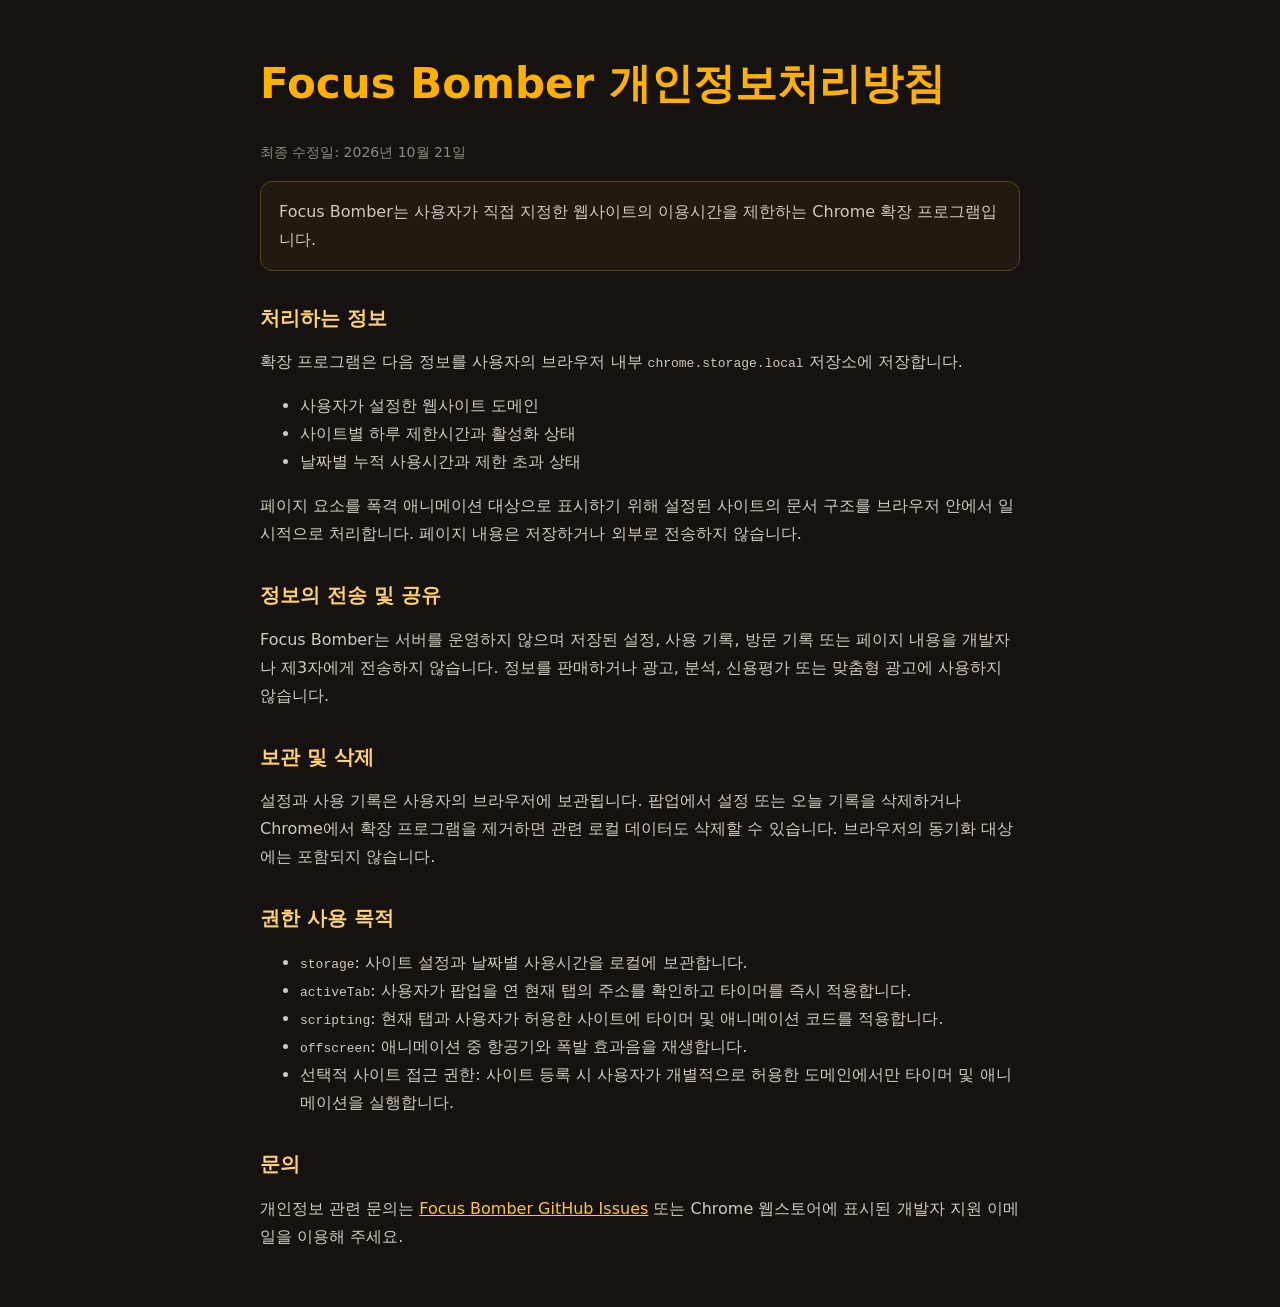
<file: docs/index.html>
<!doctype html>
<html lang="ko">
  <head>
    <meta charset="utf-8">
    <meta name="viewport" content="width=device-width, initial-scale=1">
    <title>Focus Bomber</title>
    <meta http-equiv="refresh" content="0; url=privacy.html">
  </head>
  <body><p><a href="privacy.html">Focus Bomber 개인정보처리방침</a></p></body>
</html>
</file>
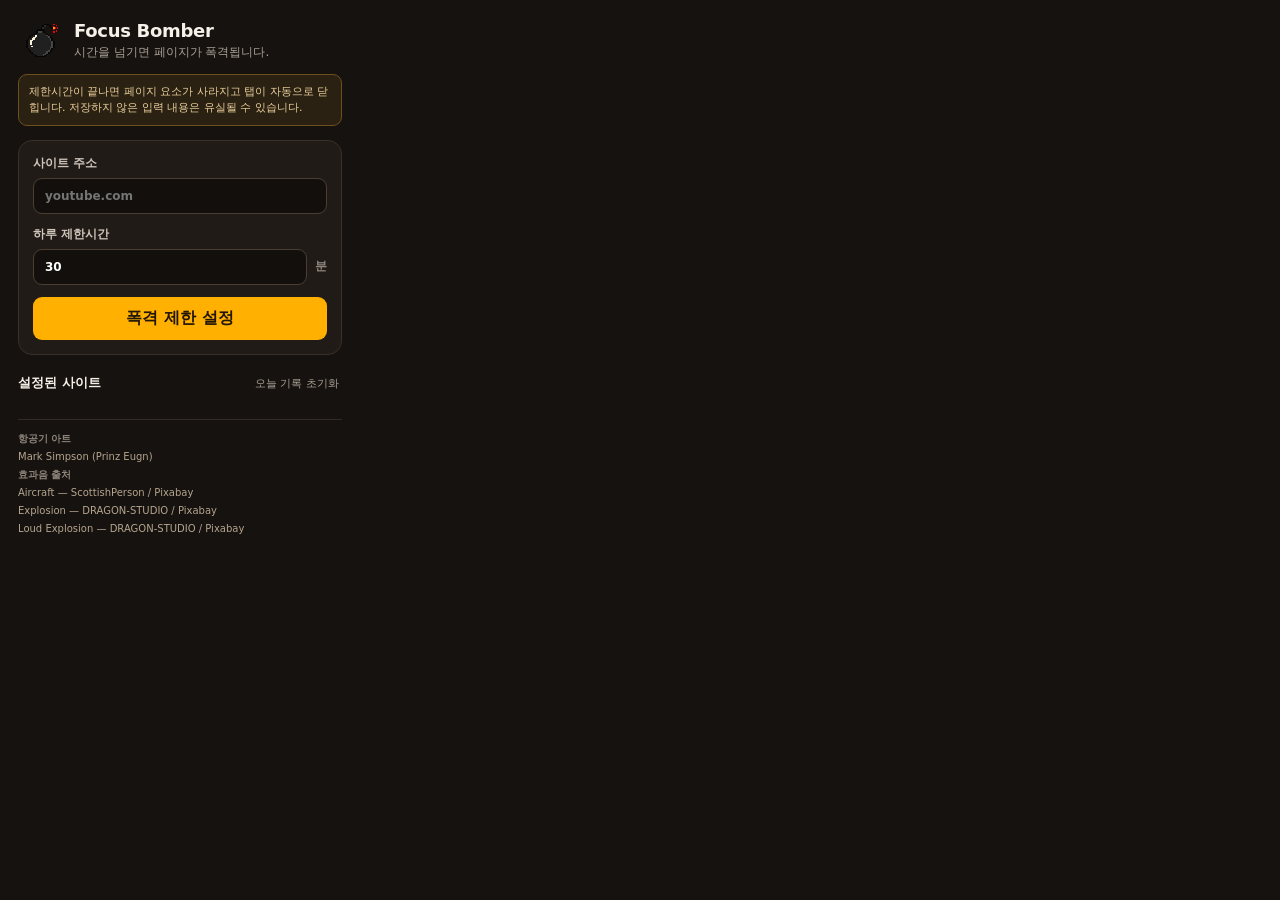
<file: popup.html>
<!doctype html>
<html lang="ko">
  <head>
    <meta charset="utf-8">
    <meta name="viewport" content="width=device-width, initial-scale=1">
    <title>Focus Bomber</title>
    <link rel="stylesheet" href="popup.css">
  </head>
  <body>
    <main>
      <header>
        <img class="logo" src="assets/icons/icon-48.png" alt="">
        <div><h1>Focus Bomber</h1><p>시간을 넘기면 페이지가 폭격됩니다.</p></div>
      </header>

      <p class="warning" role="note">제한시간이 끝나면 페이지 요소가 사라지고 탭이 자동으로 닫힙니다. 저장하지 않은 입력 내용은 유실될 수 있습니다.</p>

      <form id="rule-form">
        <label>사이트 주소
          <input id="site" type="text" placeholder="youtube.com" required autocomplete="off">
        </label>
        <label>하루 제한시간
          <div class="time-row">
            <input id="minutes" type="number" min="1" max="1440" value="30" required>
            <span>분</span>
          </div>
        </label>
        <button class="primary" type="submit">폭격 제한 설정</button>
        <p id="permission-status" class="permission-status" role="status" aria-live="polite"></p>
      </form>

      <section>
        <div class="section-title"><h2>설정된 사이트</h2><button id="reset-all" class="text-button">오늘 기록 초기화</button></div>
        <div id="rules" class="rules"></div>
      </section>

      <footer class="credits">
        <strong>항공기 아트</strong>
        <a href="http://prinzeugn.deviantart.com/" target="_blank" rel="noopener noreferrer">Mark Simpson (Prinz Eugn)</a>
        <strong>효과음 출처</strong>
        <a href="https://pixabay.com/sound-effects/film-special-effects-sound-effect-ww2-fighter-plane-takeoff-333260/" target="_blank" rel="noopener noreferrer">Aircraft — ScottishPerson / Pixabay</a>
        <a href="https://pixabay.com/sound-effects/film-special-effects-explosion-sound-effect-425455/" target="_blank" rel="noopener noreferrer">Explosion — DRAGON-STUDIO / Pixabay</a>
        <a href="https://pixabay.com/sound-effects/film-special-effects-loud-explosion-425457/" target="_blank" rel="noopener noreferrer">Loud Explosion — DRAGON-STUDIO / Pixabay</a>
      </footer>
    </main>
    <template id="rule-template">
      <article class="rule">
        <div class="rule-main"><strong class="hostname"></strong><span class="usage"></span></div>
        <button class="test" title="현재 탭에서 시험 폭격 후 탭 닫기">시험·닫기</button>
        <label class="switch"><input class="enabled" type="checkbox"><span></span></label>
        <button class="delete" title="삭제" aria-label="삭제">×</button>
      </article>
    </template>
    <script src="popup.js"></script>
  </body>
</html>
</file>
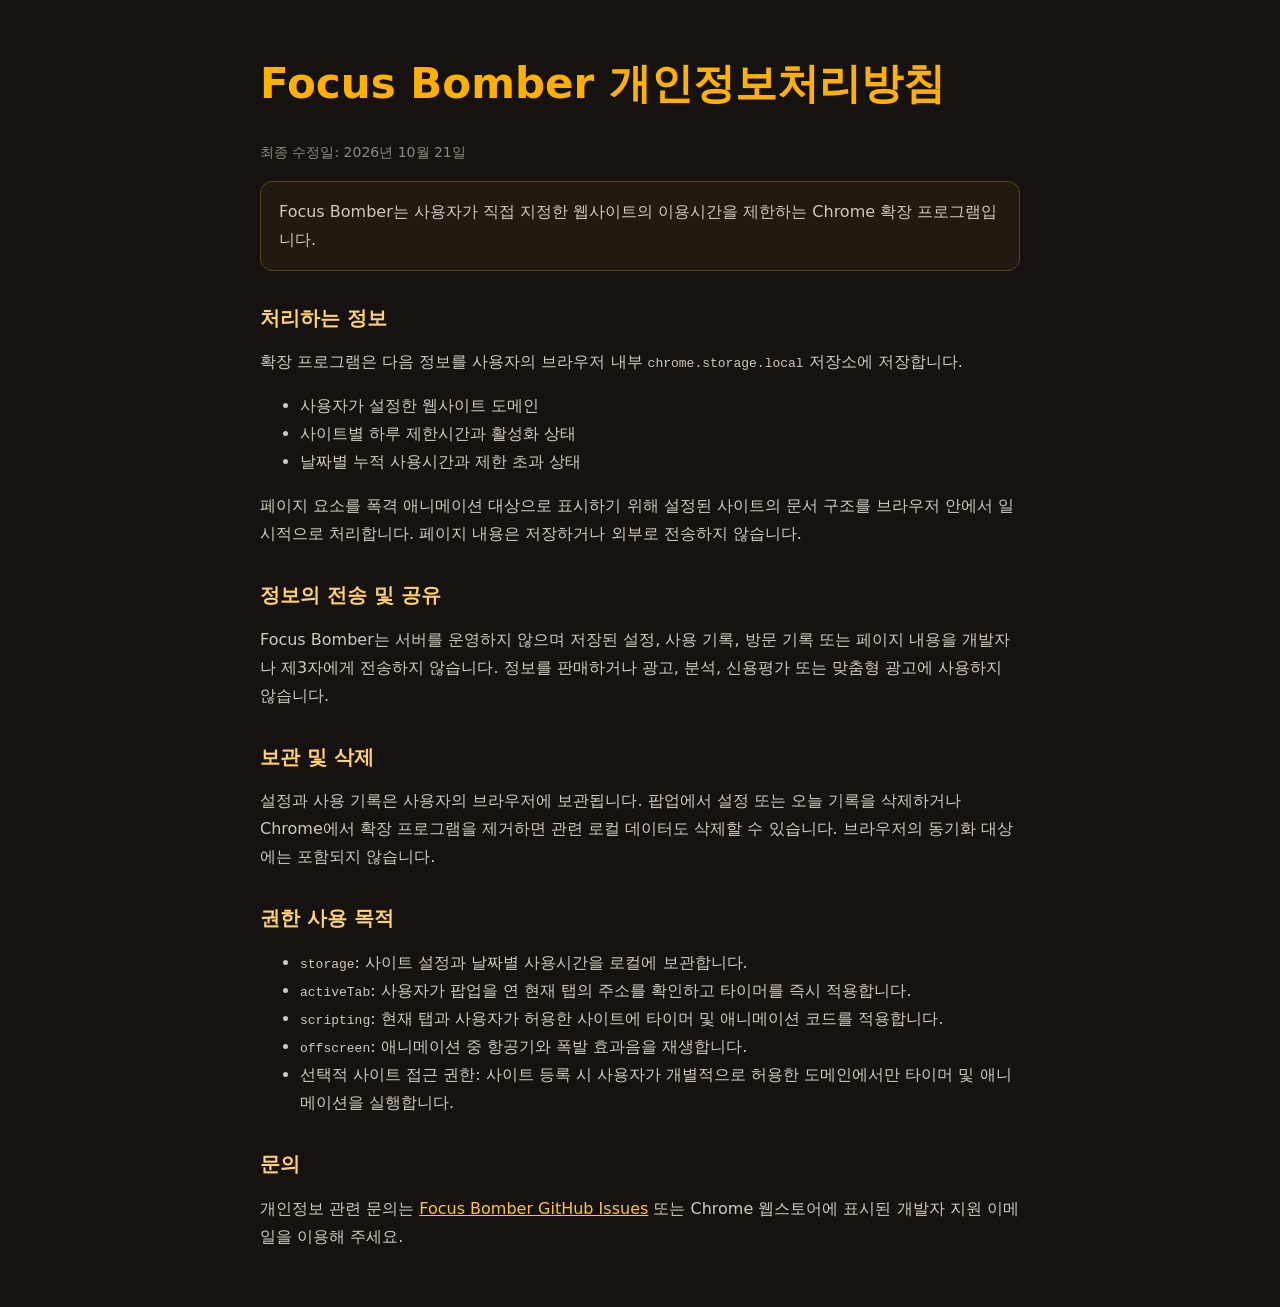
<file: docs/privacy.html>
<!doctype html>
<html lang="ko">
  <head>
    <meta charset="utf-8">
    <meta name="viewport" content="width=device-width, initial-scale=1">
    <title>Focus Bomber 개인정보처리방침</title>
    <meta name="description" content="Focus Bomber Chrome 확장 프로그램의 개인정보처리방침">
    <style>
      :root { color-scheme: dark; font-family: system-ui, -apple-system, BlinkMacSystemFont, "Segoe UI", sans-serif; }
      body { margin: 0; color: #f5efe5; background: #15120f; }
      main { width: min(760px, calc(100% - 40px)); margin: 56px auto; }
      h1 { color: #ffb000; font-size: clamp(28px, 5vw, 42px); }
      h2 { margin-top: 34px; color: #ffd072; font-size: 20px; }
      p, li { color: #d3c8bc; line-height: 1.75; }
      a { color: #ffc247; }
      .updated { color: #92877c; font-size: 14px; }
      .notice { padding: 16px 18px; border: 1px solid #58431e; border-radius: 12px; background: #211a10; }
    </style>
  </head>
  <body>
    <main>
      <h1>Focus Bomber 개인정보처리방침</h1>
      <p class="updated">최종 수정일: 2026년 10월 21일</p>
      <p class="notice">Focus Bomber는 사용자가 직접 지정한 웹사이트의 이용시간을 제한하는 Chrome 확장 프로그램입니다.</p>

      <h2>처리하는 정보</h2>
      <p>확장 프로그램은 다음 정보를 사용자의 브라우저 내부 <code>chrome.storage.local</code> 저장소에 저장합니다.</p>
      <ul>
        <li>사용자가 설정한 웹사이트 도메인</li>
        <li>사이트별 하루 제한시간과 활성화 상태</li>
        <li>날짜별 누적 사용시간과 제한 초과 상태</li>
      </ul>
      <p>페이지 요소를 폭격 애니메이션 대상으로 표시하기 위해 설정된 사이트의 문서 구조를 브라우저 안에서 일시적으로 처리합니다. 페이지 내용은 저장하거나 외부로 전송하지 않습니다.</p>

      <h2>정보의 전송 및 공유</h2>
      <p>Focus Bomber는 서버를 운영하지 않으며 저장된 설정, 사용 기록, 방문 기록 또는 페이지 내용을 개발자나 제3자에게 전송하지 않습니다. 정보를 판매하거나 광고, 분석, 신용평가 또는 맞춤형 광고에 사용하지 않습니다.</p>

      <h2>보관 및 삭제</h2>
      <p>설정과 사용 기록은 사용자의 브라우저에 보관됩니다. 팝업에서 설정 또는 오늘 기록을 삭제하거나 Chrome에서 확장 프로그램을 제거하면 관련 로컬 데이터도 삭제할 수 있습니다. 브라우저의 동기화 대상에는 포함되지 않습니다.</p>

      <h2>권한 사용 목적</h2>
      <ul>
        <li><code>storage</code>: 사이트 설정과 날짜별 사용시간을 로컬에 보관합니다.</li>
        <li><code>activeTab</code>: 사용자가 팝업을 연 현재 탭의 주소를 확인하고 타이머를 즉시 적용합니다.</li>
        <li><code>scripting</code>: 현재 탭과 사용자가 허용한 사이트에 타이머 및 애니메이션 코드를 적용합니다.</li>
        <li><code>offscreen</code>: 애니메이션 중 항공기와 폭발 효과음을 재생합니다.</li>
        <li>선택적 사이트 접근 권한: 사이트 등록 시 사용자가 개별적으로 허용한 도메인에서만 타이머 및 애니메이션을 실행합니다.</li>
      </ul>

      <h2>문의</h2>
      <p>개인정보 관련 문의는 <a href="https://github.com/suhakuijeongseok/FocusBomber/issues">Focus Bomber GitHub Issues</a> 또는 Chrome 웹스토어에 표시된 개발자 지원 이메일을 이용해 주세요.</p>
    </main>
  </body>
</html>
</file>
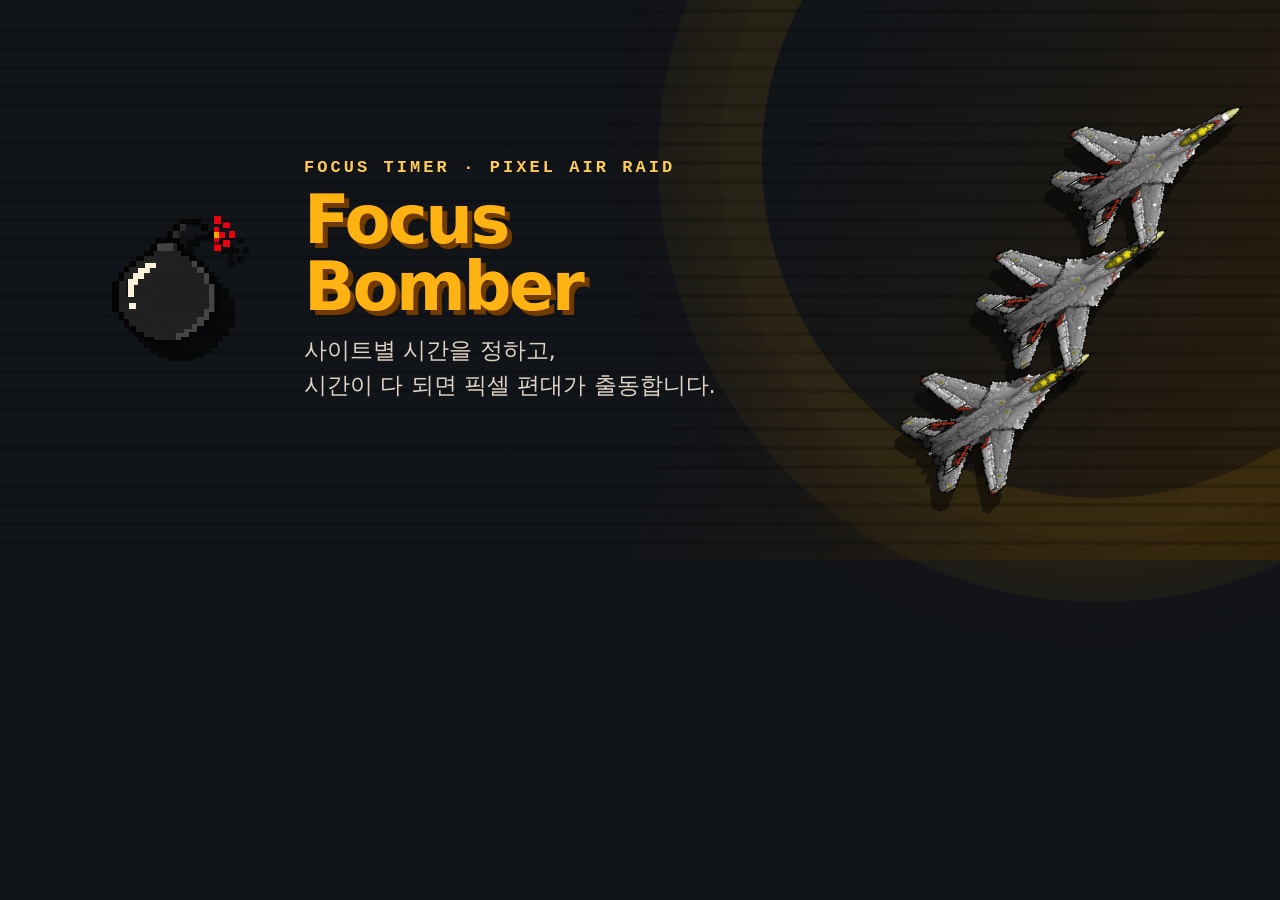
<file: store-assets/promo-marquee.html>
<!doctype html>
<html lang="ko">
  <head>
    <meta charset="utf-8">
    <style>
      * { box-sizing:border-box; }
      body { position:relative; width:1400px; height:560px; margin:0; overflow:hidden; color:#fff4d6; background:#111419; font-family:Inter,Pretendard,system-ui,sans-serif; }
      body::before { content:""; position:absolute; inset:0; background:linear-gradient(115deg,#111419 0 52%,#2d200b 100%); }
      body::after { content:""; position:absolute; inset:0; opacity:.18; background:repeating-linear-gradient(0deg,transparent 0 15px,#000 15px 19px); }
      .flare { position:absolute; right:-80px; top:-220px; width:760px; height:760px; border:42px solid #ffb00018; border-radius:50%; box-shadow:0 0 0 62px #ffb0000b,0 0 130px #ff8a001a; }
      main { position:relative; z-index:2; display:grid; grid-template-columns:190px 1fr 540px; align-items:center; gap:34px; width:1240px; height:100%; margin:auto; }
      .icon { width:170px; height:170px; image-rendering:pixelated; filter:drop-shadow(14px 16px 0 #0008); }
      .eyebrow { color:#ffcb57; font:900 17px ui-monospace,Consolas,monospace; letter-spacing:.18em; }
      h1 { margin:10px 0 12px; color:#ffb312; font-size:67px; line-height:1; letter-spacing:-2.5px; text-shadow:5px 5px 0 #713b00; }
      .copy p { margin:0; color:#ded2c4; font-size:23px; line-height:1.5; }
      .formation { position:relative; height:400px; }
      .plane { position:absolute; width:190px; transform:rotate(58deg); image-rendering:pixelated; filter:drop-shadow(12px 15px 0 #0007); }
      .p1 { left:145px; top:215px; width:160px; }.p2 { left:220px; top:92px; width:160px; }.p3 { left:295px; top:-31px; width:160px; }
    </style>
  </head>
  <body>
    <div class="flare"></div>
    <main>
      <img class="icon" src="../assets/icons/icon-128.png" alt="">
      <section class="copy"><div class="eyebrow">FOCUS TIMER · PIXEL AIR RAID</div><h1>Focus Bomber</h1><p>사이트별 시간을 정하고,<br>시간이 다 되면 픽셀 편대가 출동합니다.</p></section>
      <section class="formation">
        <img class="plane p1" src="../assets/aircraft-fighter.png" alt=""><img class="plane p2" src="../assets/aircraft-fighter.png" alt=""><img class="plane p3" src="../assets/aircraft-fighter.png" alt="">
      </section>
    </main>
  </body>
</html>
</file>
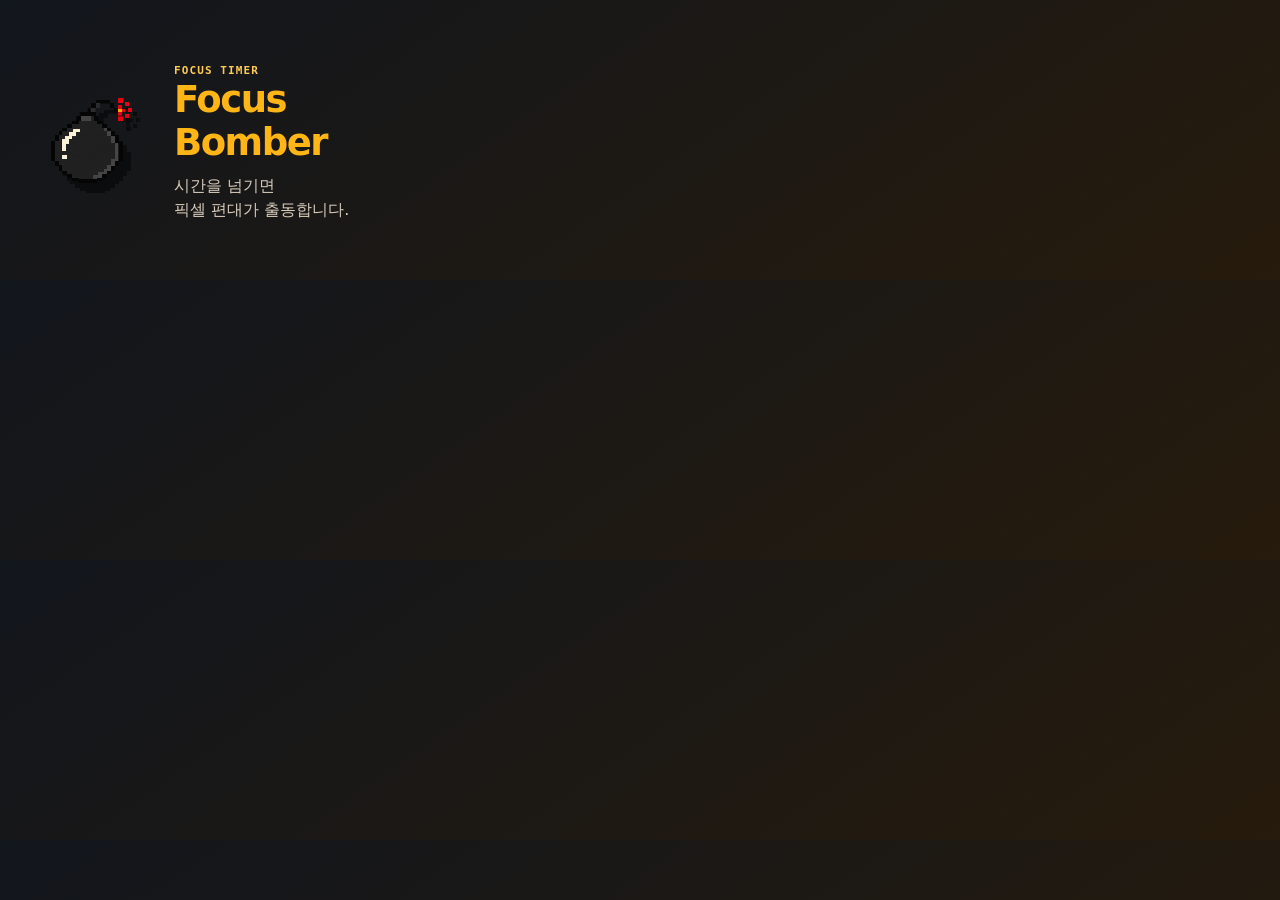
<file: store-assets/promo-small.html>
<!doctype html>
<html lang="ko">
  <head>
    <meta charset="utf-8">
    <style>
      * { box-sizing:border-box; }
      body { display:grid; place-items:center; width:440px; height:280px; margin:0; overflow:hidden; color:#fff5db; background:linear-gradient(145deg,#12161d,#261b0c); font-family:Inter,Pretendard,system-ui,sans-serif; }
      main { display:grid; grid-template-columns:120px 1fr; gap:24px; align-items:center; width:380px; }
      img { width:112px; height:112px; image-rendering:pixelated; filter:drop-shadow(8px 10px 0 #0007); }
      h1 { margin:0; color:#ffb516; font-size:37px; letter-spacing:-1.5px; }
      p { margin:10px 0 0; color:#d8cbbb; font-size:16px; line-height:1.45; }
      .pixel { color:#ffca55; font:900 11px ui-monospace,monospace; letter-spacing:.1em; }
    </style>
  </head>
  <body><main><img src="../assets/icons/icon-128.png" alt=""><div><span class="pixel">FOCUS TIMER</span><h1>Focus Bomber</h1><p>시간을 넘기면<br>픽셀 편대가 출동합니다.</p></div></main></body>
</html>
</file>
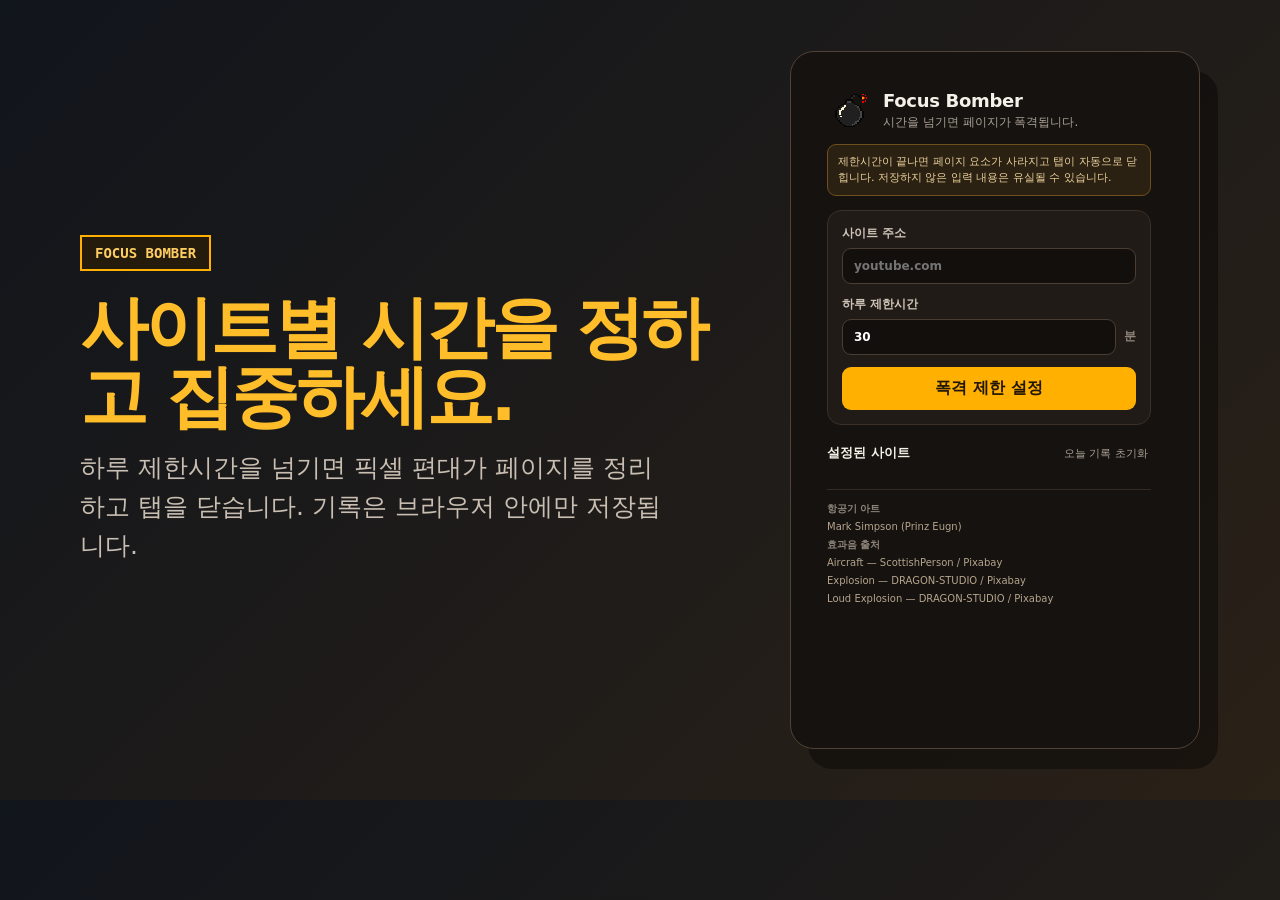
<file: store-assets/screenshot-popup.html>
<!doctype html>
<html lang="ko">
  <head>
    <meta charset="utf-8">
    <meta name="viewport" content="width=device-width, initial-scale=1">
    <title>Focus Bomber — 사이트별 시간 제한</title>
    <style>
      * { box-sizing: border-box; }
      body { margin:0; width:1280px; height:800px; overflow:hidden; color:#f6f1e8; background:linear-gradient(135deg,#11151c,#2a2117); font-family:Inter,Pretendard,system-ui,sans-serif; }
      .page { display:grid; grid-template-columns:1fr 410px; gap:54px; align-items:center; width:1120px; height:100%; margin:auto; }
      .copy h1 { margin:0 0 18px; max-width:650px; color:#ffbe29; font-size:68px; line-height:1.02; letter-spacing:-3px; }
      .copy p { max-width:590px; margin:0; color:#c9beb2; font-size:25px; line-height:1.55; }
      .tag { display:inline-block; margin-bottom:22px; padding:8px 13px; border:2px solid #ffb000; color:#ffce63; background:#241b0c; font:900 14px ui-monospace,monospace; }
      .panel { padding:18px; border:1px solid #504234; border-radius:24px; background:#15120f; box-shadow:18px 20px 0 #0006; }
      iframe { display:block; width:360px; height:660px; border:0; border-radius:14px; background:#15120f; }
    </style>
  </head>
  <body>
    <div class="page">
      <section class="copy">
        <span class="tag">FOCUS BOMBER</span>
        <h1>사이트별 시간을 정하고 집중하세요.</h1>
        <p>하루 제한시간을 넘기면 픽셀 편대가 페이지를 정리하고 탭을 닫습니다. 기록은 브라우저 안에만 저장됩니다.</p>
      </section>
      <section class="panel"><iframe src="../popup.html" title="Focus Bomber 설정 화면"></iframe></section>
    </div>
  </body>
</html>
</file>
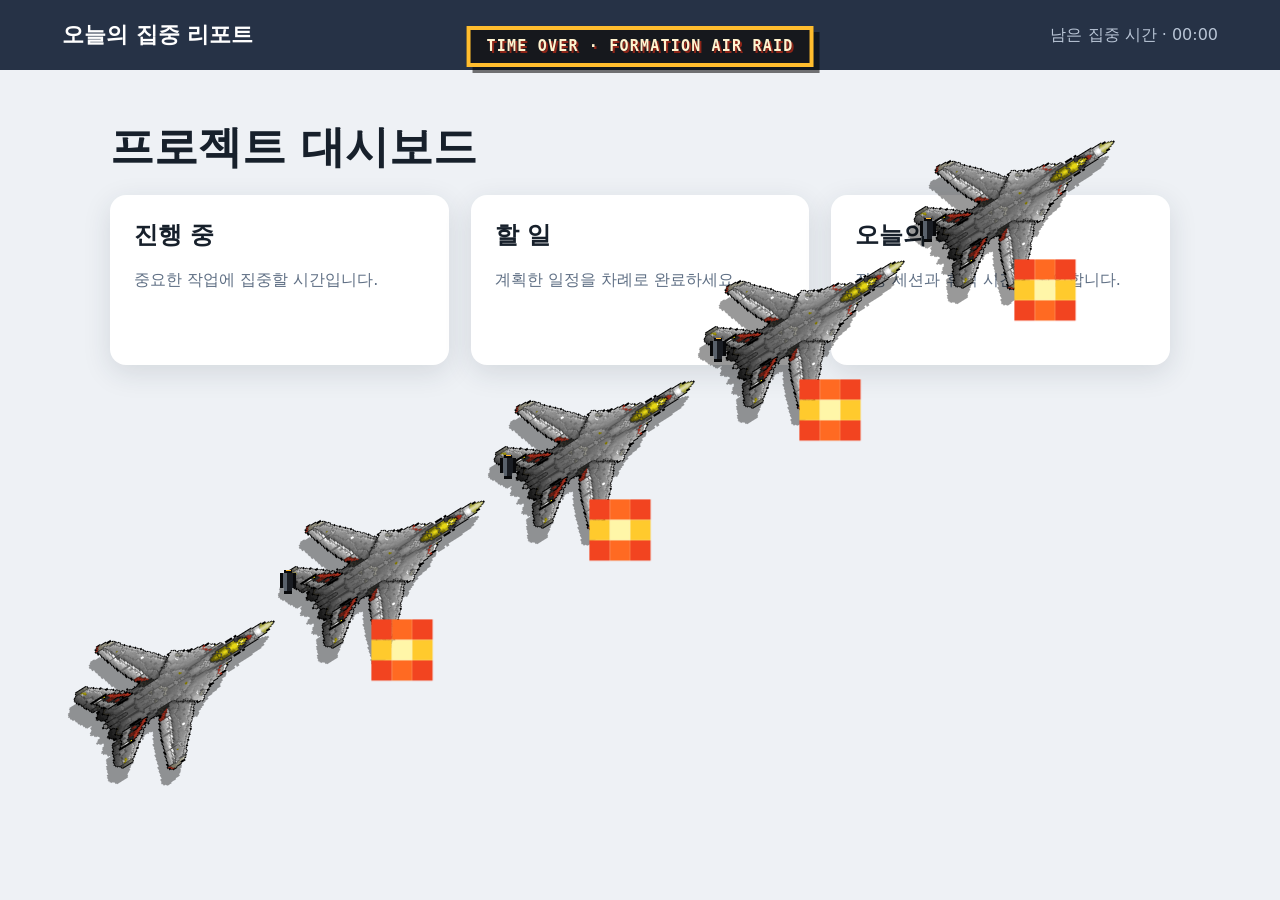
<file: store-assets/screenshot-raid.html>
<!doctype html>
<html lang="ko">
  <head>
    <meta charset="utf-8">
    <meta name="viewport" content="width=device-width, initial-scale=1">
    <title>Focus Bomber — 픽셀 폭격 애니메이션</title>
    <link rel="stylesheet" href="../content.css">
    <style>
      * { box-sizing:border-box; }
      body { margin:0; width:1280px; height:800px; overflow:hidden; color:#17202b; background:#eef1f5; font-family:system-ui,sans-serif; }
      nav { display:flex; align-items:center; justify-content:space-between; padding:20px 62px; color:#fff; background:#263246; }
      nav strong { font-size:22px; } nav span { color:#b9c5d6; }
      main { width:1060px; margin:48px auto; }
      h1 { font-size:44px; margin:0 0 18px; }
      .cards { display:grid; grid-template-columns:repeat(3,1fr); gap:22px; }
      .card { min-height:170px; padding:24px; border-radius:16px; background:#fff; box-shadow:0 8px 28px #1f2d3d20; }
      .card h2 { margin:0 0 12px; } .card p { color:#607085; line-height:1.6; }
      #focus-bomber-warning { top:26px; }
      .fb-plane { left:auto; bottom:auto; width:168px; animation:none; transform:rotate(58deg); }
      .p1 { left:100px; top:560px; }.p2 { left:310px; top:440px; }.p3 { left:520px; top:320px; }.p4 { left:730px; top:200px; }.p5 { left:940px; top:80px; }
      .fb-pixel-bomb { position:absolute; }.b1 { left:280px; top:570px; }.b2 { left:500px; top:455px; }.b3 { left:710px; top:338px; }.b4 { left:920px; top:218px; }
      .fb-pixel-burst { position:absolute; animation:none; transform:translate(-50%,-50%) scale(1.7); }.x1 { left:402px; top:650px; }.x2 { left:620px; top:530px; }.x3 { left:830px; top:410px; }.x4 { left:1045px; top:290px; }
    </style>
  </head>
  <body>
    <nav><strong>오늘의 집중 리포트</strong><span>남은 집중 시간 · 00:00</span></nav>
    <main><h1>프로젝트 대시보드</h1><div class="cards"><article class="card"><h2>진행 중</h2><p>중요한 작업에 집중할 시간입니다.</p></article><article class="card"><h2>할 일</h2><p>계획한 일정을 차례로 완료하세요.</p></article><article class="card"><h2>오늘의 기록</h2><p>집중 세션과 휴식 시간을 확인합니다.</p></article></div></main>
    <div id="focus-bomber-stage">
      <div id="focus-bomber-warning">TIME OVER · FORMATION AIR RAID</div>
      <div id="focus-bomber-formation">
        <div class="fb-plane p1"><img src="../assets/aircraft-fighter.png" alt=""></div><div class="fb-plane p2"><img src="../assets/aircraft-fighter.png" alt=""></div><div class="fb-plane p3"><img src="../assets/aircraft-fighter.png" alt=""></div><div class="fb-plane p4"><img src="../assets/aircraft-fighter.png" alt=""></div><div class="fb-plane p5"><img src="../assets/aircraft-fighter.png" alt=""></div>
        <i class="fb-pixel-bomb b1"></i><i class="fb-pixel-bomb b2"></i><i class="fb-pixel-bomb b3"></i><i class="fb-pixel-bomb b4"></i>
        <i class="fb-pixel-burst x1"></i><i class="fb-pixel-burst x2"></i><i class="fb-pixel-burst x3"></i><i class="fb-pixel-burst x4"></i>
      </div>
    </div>
  </body>
</html>
</file>
<file: popup.css>
:root { color-scheme: dark; font-family: Inter, Pretendard, system-ui, sans-serif; }
* { box-sizing: border-box; }
body { margin: 0; width: 360px; color: #f6f1e8; background: #15120f; }
main { padding: 18px; }
header { display: flex; gap: 12px; align-items: center; margin-bottom: 18px; }
.logo { display:block; width:44px; height:44px; object-fit:contain; image-rendering:pixelated; }
h1, h2, p { margin: 0; }
h1 { font-size: 18px; letter-spacing: -.3px; }
header p { margin-top: 3px; color: #aaa096; font-size: 12px; }
.warning { margin: -6px 0 14px; padding: 9px 10px; border: 1px solid #6e501e; border-radius: 9px; color: #e9cf9c; background: #2b2112; font-size: 11px; line-height: 1.45; }
form { display: grid; gap: 12px; padding: 14px; border: 1px solid #3a3027; border-radius: 14px; background: #201b17; }
label { display: grid; gap: 6px; color: #cfc5ba; font-size: 12px; font-weight: 700; }
input { width: 100%; border: 1px solid #4a3e32; border-radius: 9px; outline: 0; padding: 10px 11px; color: #fff; background: #120f0d; font: inherit; }
input:focus { border-color: #ffb000; box-shadow: 0 0 0 3px #ffb00022; }
.time-row { display: flex; align-items: center; gap: 8px; }
.time-row span { color:#8f857b; }
button { border: 0; cursor: pointer; font: inherit; }
.primary { padding: 11px; border-radius: 9px; font-weight: 900; color: #211607; background: #ffb000; }
.primary:hover { background: #ffc038; }
.permission-status { display:none; color:#ff9d82; font-size:11px; line-height:1.45; }
.permission-status.visible { display:block; }
section { margin-top: 18px; }
.section-title { display:flex; align-items:center; justify-content:space-between; margin-bottom:9px; }
h2 { font-size: 13px; }
.text-button { padding: 3px; color: #a99e93; background: transparent; font-size: 11px; }
.rules { display: grid; gap: 7px; }
.empty { padding: 22px; border: 1px dashed #3c332b; border-radius: 12px; color: #82786f; text-align: center; font-size: 12px; }
.rule { display: grid; grid-template-columns: 1fr auto auto auto; gap: 8px; align-items: center; padding: 11px; border-radius: 11px; background:#211c18; }
.rule-main { min-width: 0; display:grid; gap:3px; }
.hostname { overflow:hidden; text-overflow:ellipsis; white-space:nowrap; font-size:12px; }
.usage { color:#8f857b; font-size:10px; }
.delete { width:22px; height:22px; border-radius:7px; color:#9d9187; background:#332a23; font-size:17px; line-height:1; }
.delete:hover { color:#fff; background:#a53a2b; }
.test { padding:5px 7px; border-radius:7px; color:#ffbd25; background:#3a2d17; font-size:10px; font-weight:800; }
.test:hover { color:#1d1306; background:#ffb000; }
.test.permission { color:#15120f; background:#ffb000; }
.switch { position:relative; display:block; width:34px; height:20px; }
.switch input { position:absolute; opacity:0; }
.switch span { position:absolute; inset:0; border-radius:20px; background:#4b4139; transition:.2s; }
.switch span::after { content:""; position:absolute; top:3px; left:3px; width:14px; height:14px; border-radius:50%; background:#c8beb4; transition:.2s; }
.switch input:checked + span { background:#ffb000; }
.switch input:checked + span::after { transform:translateX(14px); background:#1b1309; }
.credits { display:grid; gap:4px; margin-top:16px; padding-top:12px; border-top:1px solid #332a23; font-size:10px; line-height:1.4; }
.credits strong { color:#8f857b; }
.credits a { color:#b6a58e; text-decoration:none; }
.credits a:hover { color:#ffbd25; text-decoration:underline; }
</file>
<file: content.css>
#focus-bomber-hud { all:initial; position:fixed; z-index:2147483645; right:16px; bottom:16px; display:flex; align-items:center; gap:8px; padding:9px 12px; border:3px solid #2b2115; color:#fff4cf; background:#121418; box-shadow:4px 4px 0 #0008; font:800 12px/1 ui-monospace,Consolas,monospace; pointer-events:none; image-rendering:pixelated; }
#focus-bomber-hud .fb-dot { width:8px; height:8px; background:#ffc52b; box-shadow:0 0 0 2px #7a4411; animation:fb-pulse .8s steps(2,end) infinite; }
#focus-bomber-stage { all:initial; position:fixed; z-index:2147483646; inset:0; overflow:hidden; pointer-events:none; font-family:ui-monospace,Consolas,monospace; image-rendering:pixelated; }
#focus-bomber-stage * { box-sizing:border-box; image-rendering:pixelated; }
#focus-bomber-warning { position:absolute; top:22px; left:50%; transform:translateX(-50%); padding:9px 16px; border:4px solid #ffbd2e; color:#fff4d0; background:#16181d; box-shadow:6px 6px 0 #0008; font:900 15px/1 ui-monospace,Consolas,monospace; letter-spacing:.08em; text-shadow:2px 2px 0 #8e2518; animation:fb-warning .5s steps(2,end) infinite; }
#focus-bomber-formation { position:absolute; inset:0; }
.fb-plane { position:absolute; left:calc(-430px + var(--fb-x)); bottom:calc(-130px + var(--fb-bottom)); width:var(--fb-size); z-index:2; filter:drop-shadow(10px 13px 0 #0006); transform-origin:50% 50%; animation:fb-fly 8.8s linear forwards; will-change:transform; backface-visibility:hidden; contain:paint; }
.fb-plane img { display:block; width:100%; height:auto; image-rendering:pixelated; }
.fb-pixel-bomb { position:fixed; z-index:2147483647; width:16px; height:24px; background:#1a1d23; border:3px solid #090a0c; box-shadow:inset 4px 0 #59616b,3px 3px 0 #0005; clip-path:polygon(25% 0,75% 0,75% 13%,100% 13%,100% 75%,75% 75%,75% 100%,25% 100%,25% 75%,0 75%,0 13%,25% 13%); }
.fb-pixel-bomb::before { content:""; position:absolute; left:3px; top:-9px; width:5px; height:7px; background:#ffb52a; box-shadow:3px -3px #f14b24,-2px -5px #fff092; }
.fb-pixel-burst { position:fixed; z-index:2147483647; width:12px; height:12px; transform:translate(-50%,-50%); background:#fff6a8; box-shadow:-12px 0 #ffca2d,12px 0 #ffca2d,0 -12px #ff6a22,0 12px #ff6a22,-12px -12px #f24420,12px 12px #f24420,12px -12px #f24420,-12px 12px #f24420; animation:fb-burst .52s steps(6,end) forwards; }
.fb-particle { position:fixed; z-index:2147483647; width:7px; height:7px; background:#ffb52a; box-shadow:2px 2px 0 #8b2318; }
.fb-smoke { position:fixed; z-index:2147483646; width:11px; height:11px; background:#4e4d50; box-shadow:8px 0 #303238,-8px 8px #69615a; animation:fb-smoke 1.2s steps(6,end) forwards; }
.fb-fragment { display:inline-block; white-space:pre; will-change:transform,opacity,filter; }
.fb-screen-flash { position:absolute; inset:0; background:#fff2a3; mix-blend-mode:screen; animation:fb-flash .18s steps(2,end) forwards; }
.fb-nuke { position:absolute; z-index:3; left:50%; top:58%; width:24px; height:24px; transform:translate(-50%,-50%); filter:drop-shadow(0 0 22px #ff7a22); }
.fb-nuke-flash { position:absolute; z-index:2; inset:0; background:#fffbea; opacity:0; animation:fb-nuke-flash 1.15s steps(7,end) forwards; }
.fb-nuke-core { position:absolute; left:50%; top:50%; width:32px; height:32px; transform:translate(-50%,-50%) scale(.1); background:#fffde5; box-shadow:0 0 0 8px #fff49b,0 0 0 18px #ffe65b,0 0 0 30px #ffbd32,0 0 0 44px #ff8b24,0 0 0 62px #f04420,0 0 0 82px #a82c1d,0 0 0 98px #4b2728; animation:fb-nuke-core 1.35s steps(14,end) forwards; }
.fb-nuke-ring,.fb-nuke-ring::before { position:absolute; left:50%; top:50%; width:80px; height:28px; border:10px solid #ffd84a; transform:translate(-50%,-50%) scale(.1); content:""; }
.fb-nuke-ring { animation:fb-nuke-ring 1.15s steps(12,end) .12s forwards; }
.fb-nuke-ring::before { width:120px; height:42px; border-color:#f36b22; animation:fb-nuke-ring-inner 1.2s steps(12,end) .08s forwards; }
.fb-nuke-column { position:absolute; left:50%; top:-196px; width:62px; height:220px; transform:translateX(-50%) scaleY(.05); transform-origin:50% 100%; background:repeating-linear-gradient(90deg,#4a2527 0 8px,#9a2c1e 8px 16px,#ef5220 16px 25px,#ffd04a 25px 36px,#ef5220 36px 46px,#77241f 46px 54px,#35262a 54px 62px); box-shadow:-24px 12px #34262a,24px -8px #63231f,-34px 68px #76261f,32px 105px #f07123; animation:fb-nuke-column 1.65s steps(16,end) .3s forwards; }
.fb-nuke-cap { position:absolute; left:50%; top:-300px; width:340px; height:130px; transform:translateX(-50%) scale(.05); clip-path:polygon(8% 38%,20% 20%,37% 22%,43% 5%,58% 5%,64% 22%,82% 18%,94% 38%,100% 66%,87% 88%,66% 84%,58% 100%,40% 100%,32% 84%,12% 90%,0 65%); background:repeating-linear-gradient(90deg,#51272a 0 14px,#8d2a20 14px 28px,#dc421e 28px 44px,#ff7b23 44px 58px,#f3ad2f 58px 72px,#be371c 72px 88px); box-shadow:-70px 24px #61271f,70px 18px #76251e,-125px 52px #37272a,125px 50px #3f292a,0 -34px #ffbe35,0 -62px #ffe66b; animation:fb-nuke-cap 1.85s steps(18,end) .5s forwards; }
.fb-nuke-debris { position:absolute; left:50%; top:50%; width:9px; height:9px; background:#ffd94d; box-shadow:-210px -80px #f04420,230px -55px #f69b25,-280px 35px #8b2920,290px 70px #ffcf3d,-145px -175px #fff0a2,165px -190px #e74720,-330px -110px #5e2825,350px -135px #f56a21; transform:translate(-50%,-50%) scale(.1); animation:fb-nuke-debris 1.45s steps(12,end) .2s forwards; }
.fb-nuke-cloud { position:absolute; left:50%; width:108px; height:48px; opacity:0; transform:translateX(-50%) scale(.1); clip-path:polygon(0 38%,12% 18%,28% 20%,38% 0,60% 0,70% 18%,88% 14%,100% 38%,94% 72%,76% 82%,66% 100%,34% 100%,24% 80%,6% 76%); background:repeating-linear-gradient(90deg,#42282b 0 12px,#6e2a23 12px 24px,#bb351e 24px 36px,#ef6121 36px 48px,#ffad2e 48px 60px,#db431d 60px 72px); }
.fb-nuke-cloud-a { top:-344px; animation:fb-nuke-cloud-a 1.7s steps(16,end) .65s forwards; }
.fb-nuke-cloud-b { top:-286px; animation:fb-nuke-cloud-b 1.55s steps(15,end) .78s forwards; }
.fb-nuke-cloud-c { top:-232px; animation:fb-nuke-cloud-c 1.4s steps(14,end) .9s forwards; }
.fb-nuke-ground { position:absolute; left:50%; top:36px; width:680px; height:44px; opacity:0; transform:translateX(-50%) scaleX(.02); background:repeating-linear-gradient(90deg,#3a292b 0 18px,#70251f 18px 34px,#d6411e 34px 50px,#ff9829 50px 62px,#ffd957 62px 72px); clip-path:polygon(0 45%,8% 28%,18% 36%,28% 10%,42% 30%,50% 0,58% 30%,72% 12%,82% 36%,94% 26%,100% 46%,100% 100%,0 100%); animation:fb-nuke-ground 1.45s steps(15,end) .12s forwards; }
.fb-nuke-sparks { position:absolute; left:50%; top:-70px; width:6px; height:6px; background:#fff3a1; box-shadow:-48px -35px #ffd34d,55px -58px #ff9c29,-95px -12px #ed4b20,108px -8px #ffd34d,-138px -82px #ff7823,142px -105px #f04420,-184px -42px #ffcc3d,190px -70px #fff09a,-225px -130px #d63b1d,238px -155px #ff9c27,-272px -92px #612721,282px -120px #f05220; opacity:0; animation:fb-nuke-sparks 1.8s steps(18,end) .2s forwards; }
.fb-curtain { position:absolute; z-index:4; inset:0; transform:scaleY(0); transform-origin:bottom; background:repeating-linear-gradient(0deg,#090b0f 0 8px,#11151b 8px 16px); animation:fb-curtain .75s steps(10,end) forwards; }
.fb-complete { position:absolute; z-index:5; top:50%; left:50%; transform:translate(-50%,-50%); width:max-content; padding:14px 20px; border:4px solid #d69228; color:#ffd761; background:#101319; box-shadow:8px 8px 0 #000; font:900 18px/1 ui-monospace,Consolas,monospace; letter-spacing:.12em; opacity:0; animation:fb-complete .25s steps(2,end) .75s forwards; }
html.fb-page-cleared,html.fb-page-cleared body { background:#090b0f !important; }
html.fb-page-cleared body > * { visibility:hidden !important; }
html.fb-page-cleared body::before,html.fb-page-cleared body::after { display:none !important; }
@keyframes fb-pulse { 50% { background:#f1492d; } }
@keyframes fb-warning { 50% { color:#ff572f; border-color:#ef4727; } }
@keyframes fb-fly { 0% { transform:translate3d(0,0,0) rotate(58deg); } 50% { transform:translate3d(calc(50vw + 230px),calc(-50vh - 65px),0) rotate(58deg); } 100% { transform:translate3d(calc(100vw + 460px),calc(-100vh - 130px),0) rotate(58deg); } }
@keyframes fb-burst { 0% { transform:translate(-50%,-50%) scale(.25); } 45% { transform:translate(-50%,-50%) scale(1.5); filter:brightness(1.4); } 100% { transform:translate(-50%,-50%) scale(2.4); opacity:0; } }
@keyframes fb-smoke { 0% { transform:translate(-50%,-50%) scale(.5); opacity:.9; } 100% { transform:translate(-50%,-110px) scale(2.2); opacity:0; } }
@keyframes fb-flash { 100% { opacity:0; } }
@keyframes fb-nuke-flash { 0% { opacity:0; } 8% { opacity:1; } 34% { opacity:.92; } 100% { opacity:0; } }
@keyframes fb-nuke-core { 0% { transform:translate(-50%,-50%) scale(.1); opacity:1; } 55% { transform:translate(-50%,-50%) scale(2.8); opacity:1; } 100% { transform:translate(-50%,-50%) scale(5.2); opacity:0; } }
@keyframes fb-nuke-ring { 0% { transform:translate(-50%,-50%) scale(.1); opacity:1; } 100% { transform:translate(-50%,-50%) scale(12); opacity:0; } }
@keyframes fb-nuke-ring-inner { 0% { transform:translate(-50%,-50%) scale(.1); opacity:1; } 100% { transform:translate(-50%,-50%) scale(8); opacity:0; } }
@keyframes fb-nuke-column { 0% { transform:translateX(-50%) scaleY(.05); opacity:0; } 18% { opacity:1; } 100% { transform:translateX(-50%) scaleY(1); opacity:.95; } }
@keyframes fb-nuke-cap { 0% { transform:translateX(-50%) scale(.05); opacity:0; } 20% { opacity:1; } 100% { transform:translateX(-50%) scale(1); opacity:.95; } }
@keyframes fb-nuke-debris { 0% { transform:translate(-50%,-50%) scale(.1); opacity:1; } 100% { transform:translate(-50%,-50%) scale(1.4); opacity:0; } }
@keyframes fb-nuke-cloud-a { 0% { transform:translateX(-50%) scale(.1); opacity:0; } 24% { opacity:1; } 100% { transform:translateX(-50%) scale(3.05); opacity:.92; } }
@keyframes fb-nuke-cloud-b { 0% { transform:translateX(-50%) scale(.1); opacity:0; } 24% { opacity:1; } 100% { transform:translateX(-50%) scale(2.35); opacity:.86; } }
@keyframes fb-nuke-cloud-c { 0% { transform:translateX(-50%) scale(.1); opacity:0; } 24% { opacity:1; } 100% { transform:translateX(-50%) scale(1.7); opacity:.78; } }
@keyframes fb-nuke-ground { 0% { transform:translateX(-50%) scaleX(.02); opacity:0; } 18% { opacity:1; } 100% { transform:translateX(-50%) scaleX(1); opacity:.75; } }
@keyframes fb-nuke-sparks { 0% { transform:translate(0,0) scale(.2); opacity:0; } 15% { opacity:1; } 100% { transform:translate(0,-145px) scale(1.8); opacity:0; } }
@keyframes fb-curtain { to { transform:scaleY(1); } }
@keyframes fb-complete { to { opacity:1; } }
</file>
